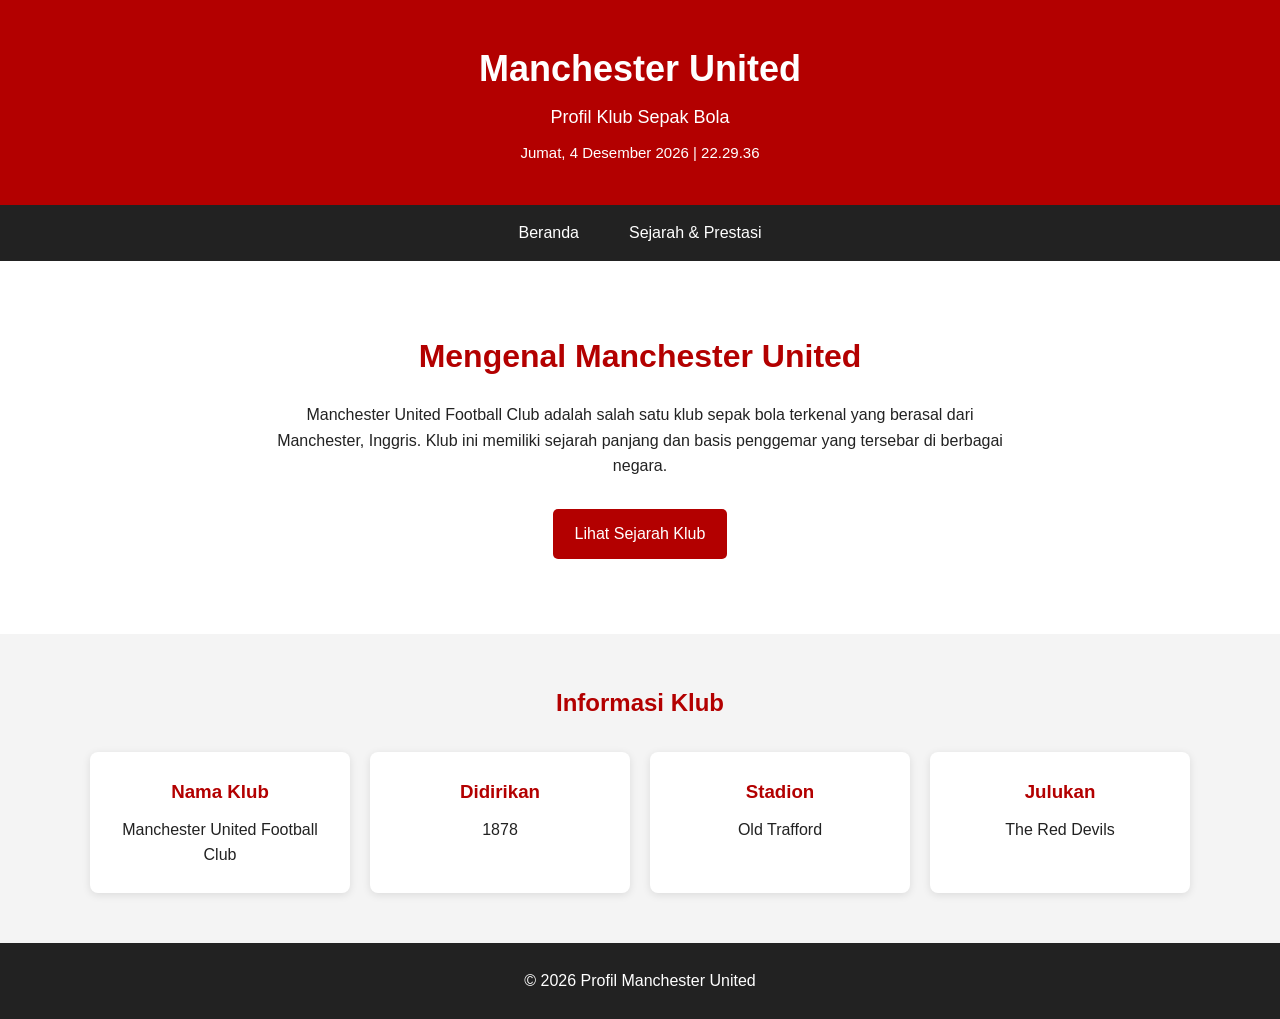
<file: index.html>
<!DOCTYPE html>
<html lang="id">
<head>
    <meta charset="UTF-8">
    <meta name="viewport" content="width=device-width, initial-scale=1.0">
    <title>Manchester United - Profil Klub</title>
    <link rel="stylesheet" href="style.css">
</head>

<body>
    <header>
        <div class="container">
            <h1>Manchester United</h1>
            <p>Profil Klub Sepak Bola</p>
            <p id="tanggal-waktu"></p>
        </div>
    </header>

    <nav>
        <div class="container">
            <ul>
                <li><a href="index.html">Beranda</a></li>
                <li><a href="sejarah.html">Sejarah & Prestasi</a></li>
            </ul>
        </div>
    </nav>

    <main>
        <section class="hero">
            <div class="container">
                <h2>Mengenal Manchester United</h2>
                <p>
                    Manchester United Football Club adalah salah satu klub
                    sepak bola terkenal yang berasal dari Manchester, Inggris.
                    Klub ini memiliki sejarah panjang dan basis penggemar
                    yang tersebar di berbagai negara.
                </p>
                <a class="button" href="sejarah.html">
                    Lihat Sejarah Klub
                </a>
            </div>
        </section>

        <section class="informasi">
            <div class="container">
                <h2>Informasi Klub</h2>
                <div class="info-grid">
                    <article class="info-card">
                        <h3>Nama Klub</h3>
                        <p>Manchester United Football Club</p>
                    </article>
                    <article class="info-card">
                        <h3>Didirikan</h3>
                        <p>1878</p>
                    </article>
                    <article class="info-card">
                        <h3>Stadion</h3>
                        <p>Old Trafford</p>
                    </article>
                    <article class="info-card">
                        <h3>Julukan</h3>
                        <p>The Red Devils</p>
                    </article>
                </div>
            </div>
        </section>
    </main>

    <footer>
        <div class="container">
            <p>&copy; 2026 Profil Manchester United</p>
        </div>
    </footer>

    <script src="script.js"></script>
</body>
</html>
</file>
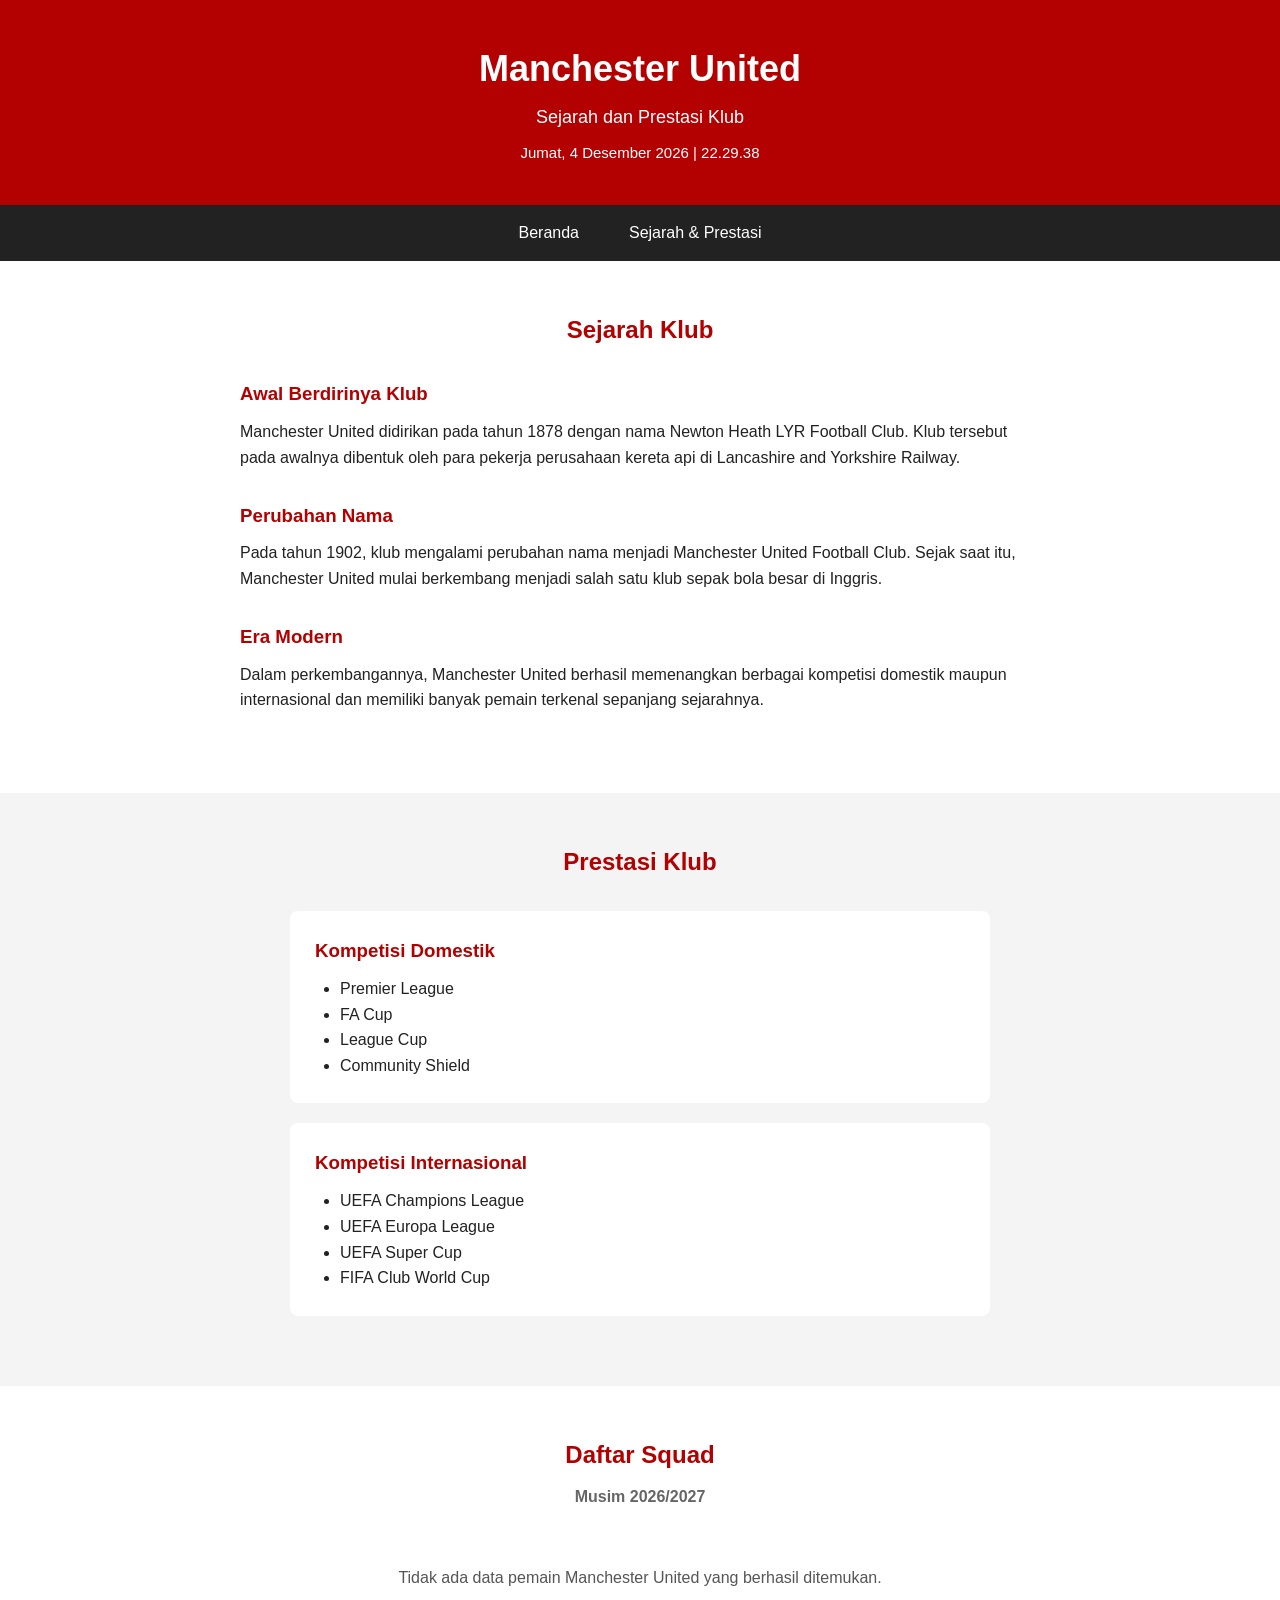
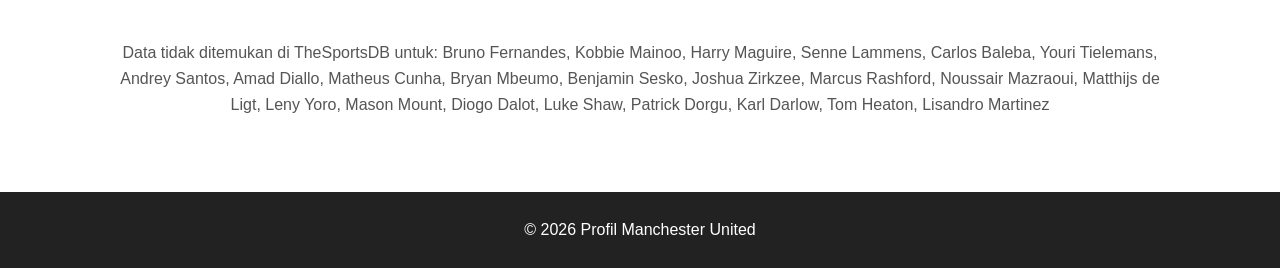
<file: sejarah.html>
<!DOCTYPE html>
<html lang="id">
<head>
    <meta charset="UTF-8">
    <meta name="viewport" content="width=device-width, initial-scale=1.0">
    <title>Sejarah Manchester United</title>
    <link rel="stylesheet" href="style.css">
</head>

<body>
    <header>
        <div class="container">
            <h1>Manchester United</h1>
            <p>Sejarah dan Prestasi Klub</p>
            <p id="tanggal-waktu"></p>
        </div>
    </header>

    <nav>
        <div class="container">
            <ul>
                <li><a href="index.html">Beranda</a></li>
                <li><a href="sejarah.html">Sejarah &amp; Prestasi</a></li>
            </ul>
        </div>
    </nav>

    <main>
        <section class="sejarah">
            <div class="container">
                <h2>Sejarah Klub</h2>

                <article>
                    <h3>Awal Berdirinya Klub</h3>
                    <p>
                        Manchester United didirikan pada tahun 1878 dengan
                        nama Newton Heath LYR Football Club. Klub tersebut
                        pada awalnya dibentuk oleh para pekerja perusahaan
                        kereta api di Lancashire and Yorkshire Railway.
                    </p>
                </article>

                <article>
                    <h3>Perubahan Nama</h3>
                    <p>
                        Pada tahun 1902, klub mengalami perubahan nama menjadi
                        Manchester United Football Club. Sejak saat itu,
                        Manchester United mulai berkembang menjadi salah satu
                        klub sepak bola besar di Inggris.
                    </p>
                </article>

                <article>
                    <h3>Era Modern</h3>
                    <p>
                        Dalam perkembangannya, Manchester United berhasil
                        memenangkan berbagai kompetisi domestik maupun
                        internasional dan memiliki banyak pemain terkenal
                        sepanjang sejarahnya.
                    </p>
                </article>
            </div>
        </section>

        <section class="prestasi">
            <div class="container">
                <h2>Prestasi Klub</h2>

                <article class="prestasi-card">
                    <h3>Kompetisi Domestik</h3>
                    <ul>
                        <li>Premier League</li>
                        <li>FA Cup</li>
                        <li>League Cup</li>
                        <li>Community Shield</li>
                    </ul>
                </article>

                <article class="prestasi-card">
                    <h3>Kompetisi Internasional</h3>
                    <ul>
                        <li>UEFA Champions League</li>
                        <li>UEFA Europa League</li>
                        <li>UEFA Super Cup</li>
                        <li>FIFA Club World Cup</li>
                    </ul>
                </article>
            </div>
        </section>

        <section class="pemain">
            <div class="container">
                <h2>Daftar Squad</h2>

                <p id="musim-squad" class="musim-squad"></p>

                <div id="daftar-squad">
                    <p class="status-pemain">Memuat data squad...</p>
                </div>
            </div>
        </section>
    </main>

    <footer>
        <div class="container">
            <p>&copy; 2026 Profil Manchester United</p>
        </div>
    </footer>

    <script src="script.js"></script>
</body>
</html>
</file>
<file: style.css>
* {
    margin: 0;
    padding: 0;
    box-sizing: border-box;
}

body {
    font-family: Arial, Helvetica, sans-serif;
    line-height: 1.6;
    background-color: #f4f4f4;
    color: #222;
}

.container {
    width: 90%;
    max-width: 1100px;
    margin: auto;
}

header {
    background-color: #b30000;
    color: white;
    text-align: center;
    padding: 40px 0;
}

header h1 {
    font-size: 36px;
    margin-bottom: 5px;
}

header p {
    font-size: 18px;
}

#tanggal-waktu {
    font-size: 15px;
    margin-top: 10px;
}

nav {
    background-color: #222;
}

nav ul {
    list-style: none;
    display: flex;
    justify-content: center;
}

nav li {
    margin: 0;
}

nav a {
    display: block;
    color: white;
    text-decoration: none;
    padding: 15px 25px;
}

nav a:hover {
    background-color: #b30000;
}

.hero {
    background-color: white;
    text-align: center;
    padding: 70px 0;
}

.hero h2 {
    font-size: 32px;
    color: #b30000;
    margin-bottom: 20px;
}

.hero p {
    max-width: 750px;
    margin: 0 auto 25px;
}

.button {
    display: inline-block;
    background-color: #b30000;
    color: white;
    text-decoration: none;
    padding: 12px 22px;
    border-radius: 5px;
    border: none;
    cursor: pointer;
    font-size: 16px;
    margin: 5px;
}

.button:hover {
    background-color: #800000;
}

.informasi {
    padding: 50px 0;
}

.informasi h2,
.sejarah h2,
.prestasi h2,
.pemain h2 {
    text-align: center;
    color: #b30000;
    margin-bottom: 30px;
}

.info-grid {
    display: grid;
    grid-template-columns: repeat(4, 1fr);
    gap: 20px;
}

.info-card {
    background-color: white;
    padding: 25px;
    text-align: center;
    border-radius: 8px;
    box-shadow: 0 2px 8px rgba(0, 0, 0, 0.1);
}

.info-card h3 {
    color: #b30000;
    margin-bottom: 10px;
}

.sejarah {
    background-color: white;
    padding: 50px 0;
}

.sejarah article {
    max-width: 800px;
    margin: 0 auto 30px;
}

.sejarah article h3 {
    color: #b30000;
    margin-bottom: 10px;
}

.prestasi {
    padding: 50px 0;
}

.prestasi-card {
    background-color: white;
    max-width: 700px;
    margin: 0 auto 20px;
    padding: 25px;
    border-radius: 8px;
}

.prestasi-card h3 {
    color: #b30000;
    margin-bottom: 10px;
}

.prestasi-card ul {
    padding-left: 25px;
}

.pemain {
    background-color: white;
    padding: 50px 0;
}

.musim-squad {
    text-align: center;
    color: #666;
    margin-top: -20px;
    margin-bottom: 30px;
    font-weight: bold;
}

.status-pemain {
    text-align: center;
    padding: 25px;
    color: #555;
}

.kategori-squad {
    margin-bottom: 40px;
}

.kategori-squad h3 {
    color: #b30000;
    font-size: 23px;
    border-bottom: 2px solid #b30000;
    padding-bottom: 8px;
    margin-bottom: 20px;
}

.pemain-grid {
    display: grid;
    grid-template-columns: repeat(3, 1fr);
    gap: 20px;
}

.pemain-card {
    background-color: #f4f4f4;
    padding: 25px;
    text-align: center;
    border-radius: 8px;
    box-shadow: 0 2px 8px rgba(0, 0, 0, 0.08);
    transition: transform 0.2s ease;
}

.pemain-card:hover {
    transform: translateY(-5px);
}

.pemain-foto {
    display: flex;
    justify-content: center;
    align-items: center;
    height: 160px;
    margin-bottom: 12px;
}

.pemain-card img {
    width: 150px;
    height: 150px;
    object-fit: contain;
}

.foto-tidak-tersedia {
    display: flex;
    justify-content: center;
    align-items: center;
    width: 150px;
    height: 150px;
    background-color: #ddd;
    color: #666;
    border-radius: 50%;
    font-size: 13px;
}

.pemain-card h4 {
    color: #b30000;
    font-size: 18px;
    margin-bottom: 8px;
}

.pemain-detail {
    font-size: 14px;
    color: #555;
}

.pemain-nomor {
    font-size: 15px;
    font-weight: bold;
    margin-bottom: 5px;
}

footer {
    background-color: #222;
    color: white;
    text-align: center;
    padding: 25px 0;
}

@media (max-width: 768px) {
    .info-grid {
        grid-template-columns: repeat(2, 1fr);
    }

    .pemain-grid {
        grid-template-columns: repeat(2, 1fr);
    }

    nav ul {
        flex-direction: column;
        text-align: center;
    }

    header h1 {
        font-size: 28px;
    }
}

@media (max-width: 500px) {
    .info-grid {
        grid-template-columns: 1fr;
    }

    .pemain-grid {
        grid-template-columns: 1fr;
    }
}
</file>
